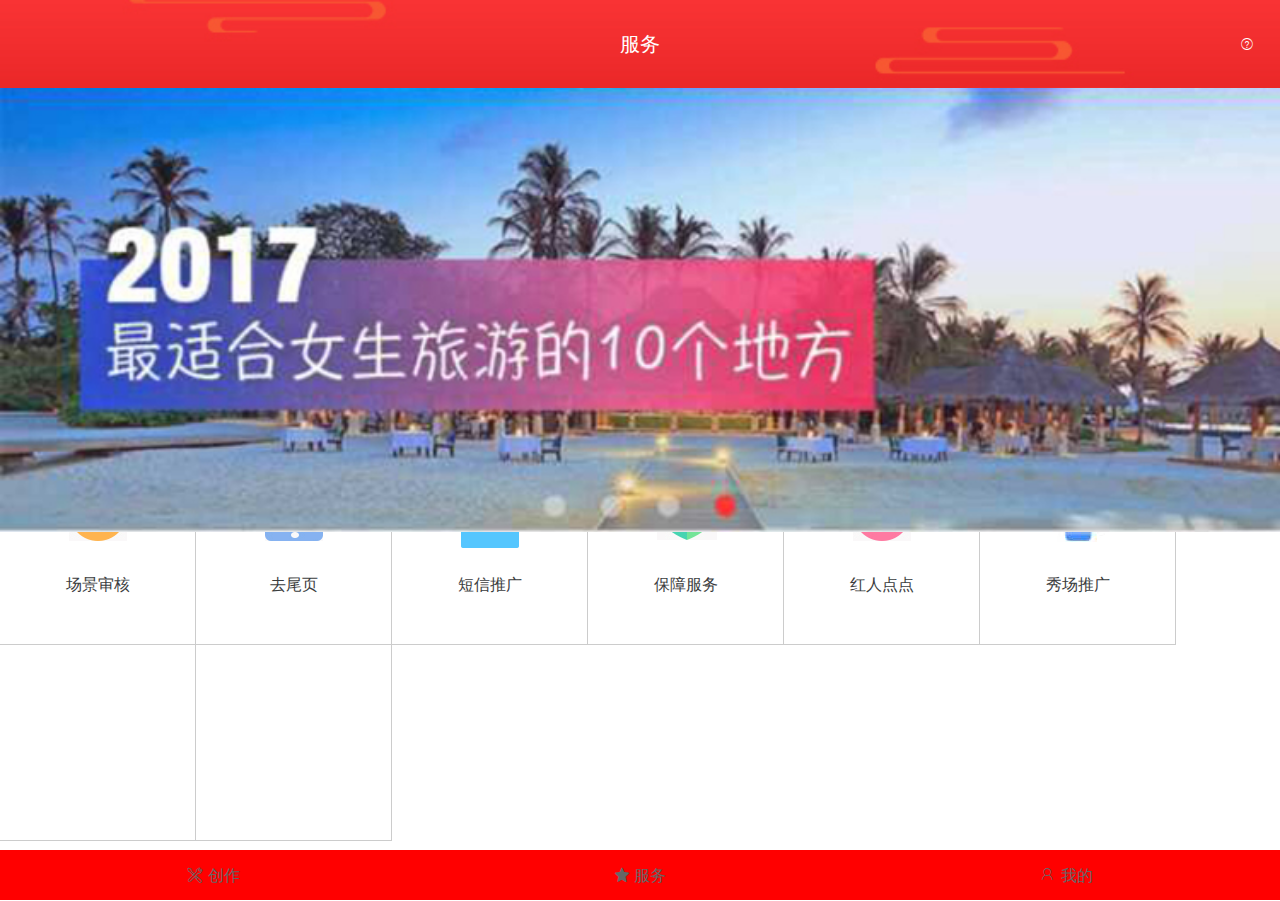
<file: index.html>
<!DOCTYPE html>
<html>
	<head>
		<meta charset="UTF-8">
		<title></title>
		<link rel="stylesheet" type='text/css' href="css/common.css" />
		<link rel="stylesheet" type='text/css' href="css/reset.css" />
		<link rel="stylesheet" type='text/css' href="css/style.css" />
		<link rel="stylesheet" type='text/css' href="css/swiper.min.css" />
		<link rel="stylesheet" type='text/css' href="font/iconfont.css" />
	</head>
	<body>
		<header class='header'>
			<span class='iconfont icon-wenhao'></span>
			<h3>服务</h3>
		</header>
		<section class='content'>
			<div class="banner">
				<div class='swiper-container'>
					<div class='swiper-wrapper'>
						<div class='swiper-slide'>
							<img src="images/banner_02.jpg" alt="" />
						</div>
						<div class='swiper-slide'>
							<img src="images/banner_02.jpg" alt="" />
						</div>
						<div class='swiper-slide'>
							<img src="images/banner_02.jpg" alt="" />
						</div>
					</div>
					<div class='swiper-scrollbar'></div>
				</div>
			</div>
			
			<div class='datalist'>
				<h4><span></span>我的服务</h4>
				<div class='list'>
					<dl>
						<dt><img src="images/logo_06.jpg"/></dt>
						<dd>场景审核</dd>
					</dl>
					<dl>
						<dt><img src="images/logo_08.jpg"/></dt>
						<dd>去尾页</dd>
					</dl>
					<dl>
						<dt><img src="images/logo_03.jpg"/></dt>
						<dd>短信推广</dd>
					</dl>
					<dl>
						<dt><img src="images/logo_11.jpg"/></dt>
						<dd>保障服务</dd>
					</dl>
					<dl>
						<dt><img src="images/logo_17.jpg"/></dt>
						<dd>红人点点</dd>
					</dl>
					<dl>
						<dt><img src="images/logo_19.jpg"/></dt>
						<dd>秀场推广</dd>
					</dl>
					<dl>
						
					</dl>
					<dl>
						
					</dl>
				</div>
			</div>
			
			<div class='datalist'>
				<h4><span></span>场景相关</h4>
				<div class='list'>
					<dl>
						<dt><img src="images/logo_23.jpg"/></dt>
						<dd>我的场景</dd>
					</dl>
					<dl>
						<dt><img src="images/logo_25.jpg"/></dt>
						<dd>子帐号场景</dd>
					</dl>
					<dl>
						<dt><img src="images/logo_28.jpg"/></dt>
						<dd>字体商城</dd>
					</dl>
					<dl>
						
					</dl>
				</div>
			</div>
		</section>
		<footer class='footer'>
			<ul>
				<li>
					<a href="javascript:;">
						<i class='iconfont icon-gongju'></i>
						<span>创作</span>
					</a>
				</li>
				<li>
					<a href="javascript:;">
						<i class='iconfont icon-star'></i>
						<span>服务</span>
					</a>
				</li>
				<li>
					<a href="javascript:;">
						<i class='iconfont icon-wode'></i>
						<span>我的</span>
					</a>
				</li>
			</ul>
		</footer>
	</body>
	<script type="text/javascript" src='js/swiper.min.js'></script>
	<script type="text/javascript">
		var swiper=new Swiper('.swiper-container',{
			autoplay:2000,
			scrollbar:'.swiper-scrollbar'
		});
	</script>
</html>
</file>
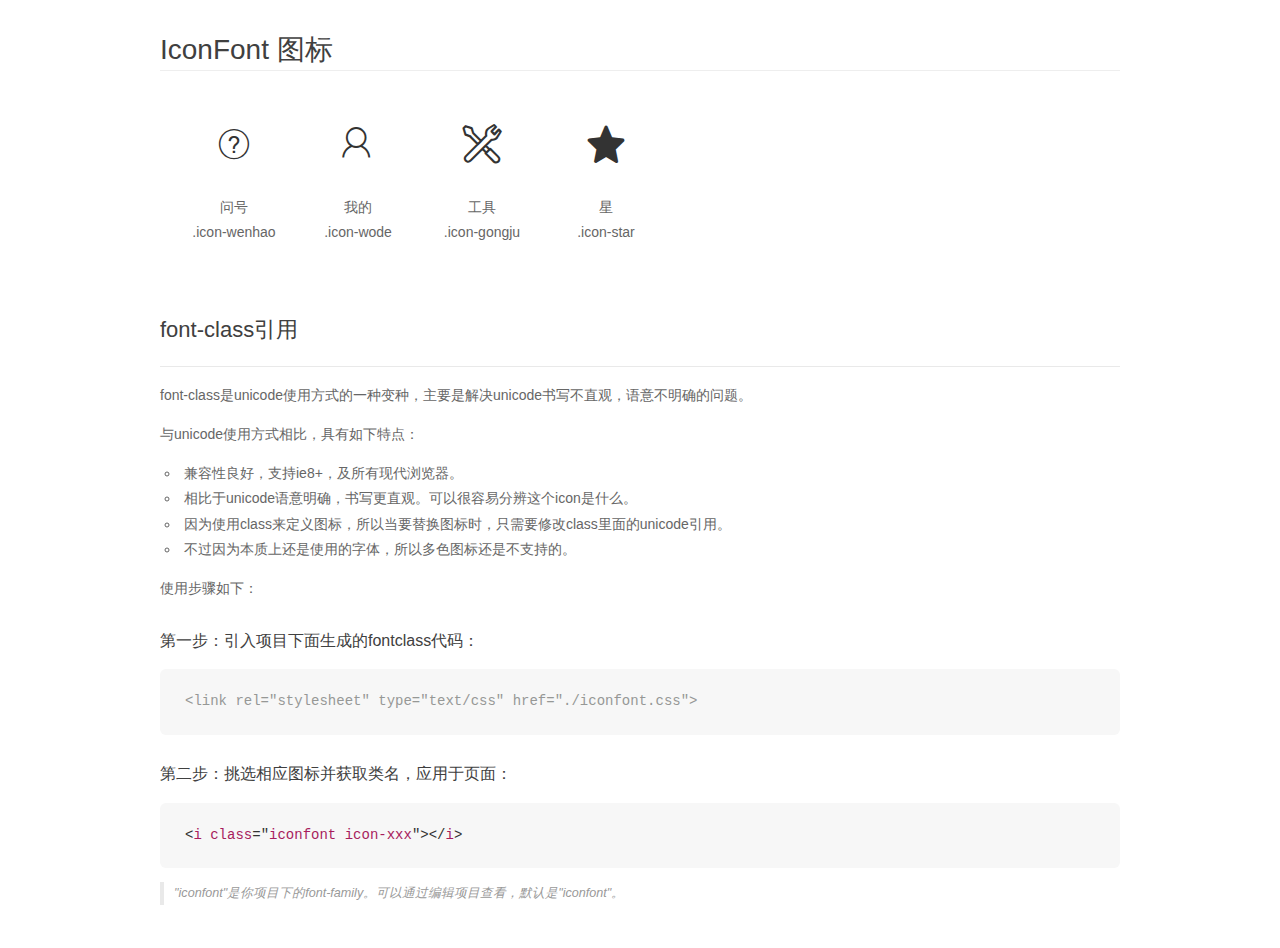
<file: font/demo_fontclass.html>
<!DOCTYPE html>
<html>
<head>
    <meta charset="utf-8"/>
    <title>IconFont</title>
    <link rel="stylesheet" href="demo.css">
    <link rel="stylesheet" href="iconfont.css">
</head>
<body>
    <div class="main markdown">
        <h1>IconFont 图标</h1>
        <ul class="icon_lists clear">
            
                <li>
                <i class="icon iconfont icon-wenhao"></i>
                    <div class="name">问号</div>
                    <div class="fontclass">.icon-wenhao</div>
                </li>
            
                <li>
                <i class="icon iconfont icon-wode"></i>
                    <div class="name">我的</div>
                    <div class="fontclass">.icon-wode</div>
                </li>
            
                <li>
                <i class="icon iconfont icon-gongju"></i>
                    <div class="name">工具</div>
                    <div class="fontclass">.icon-gongju</div>
                </li>
            
                <li>
                <i class="icon iconfont icon-star"></i>
                    <div class="name">星</div>
                    <div class="fontclass">.icon-star</div>
                </li>
            
        </ul>

        <h2 id="font-class-">font-class引用</h2>
        <hr>

        <p>font-class是unicode使用方式的一种变种，主要是解决unicode书写不直观，语意不明确的问题。</p>
        <p>与unicode使用方式相比，具有如下特点：</p>
        <ul>
        <li>兼容性良好，支持ie8+，及所有现代浏览器。</li>
        <li>相比于unicode语意明确，书写更直观。可以很容易分辨这个icon是什么。</li>
        <li>因为使用class来定义图标，所以当要替换图标时，只需要修改class里面的unicode引用。</li>
        <li>不过因为本质上还是使用的字体，所以多色图标还是不支持的。</li>
        </ul>
        <p>使用步骤如下：</p>
        <h3 id="-fontclass-">第一步：引入项目下面生成的fontclass代码：</h3>


        <pre><code class="lang-js hljs javascript"><span class="hljs-comment">&lt;link rel="stylesheet" type="text/css" href="./iconfont.css"&gt;</span></code></pre>
        <h3 id="-">第二步：挑选相应图标并获取类名，应用于页面：</h3>
        <pre><code class="lang-css hljs">&lt;<span class="hljs-selector-tag">i</span> <span class="hljs-selector-tag">class</span>="<span class="hljs-selector-tag">iconfont</span> <span class="hljs-selector-tag">icon-xxx</span>"&gt;&lt;/<span class="hljs-selector-tag">i</span>&gt;</code></pre>
        <blockquote>
        <p>"iconfont"是你项目下的font-family。可以通过编辑项目查看，默认是"iconfont"。</p>
        </blockquote>
    </div>
</body>
</html>
</file>
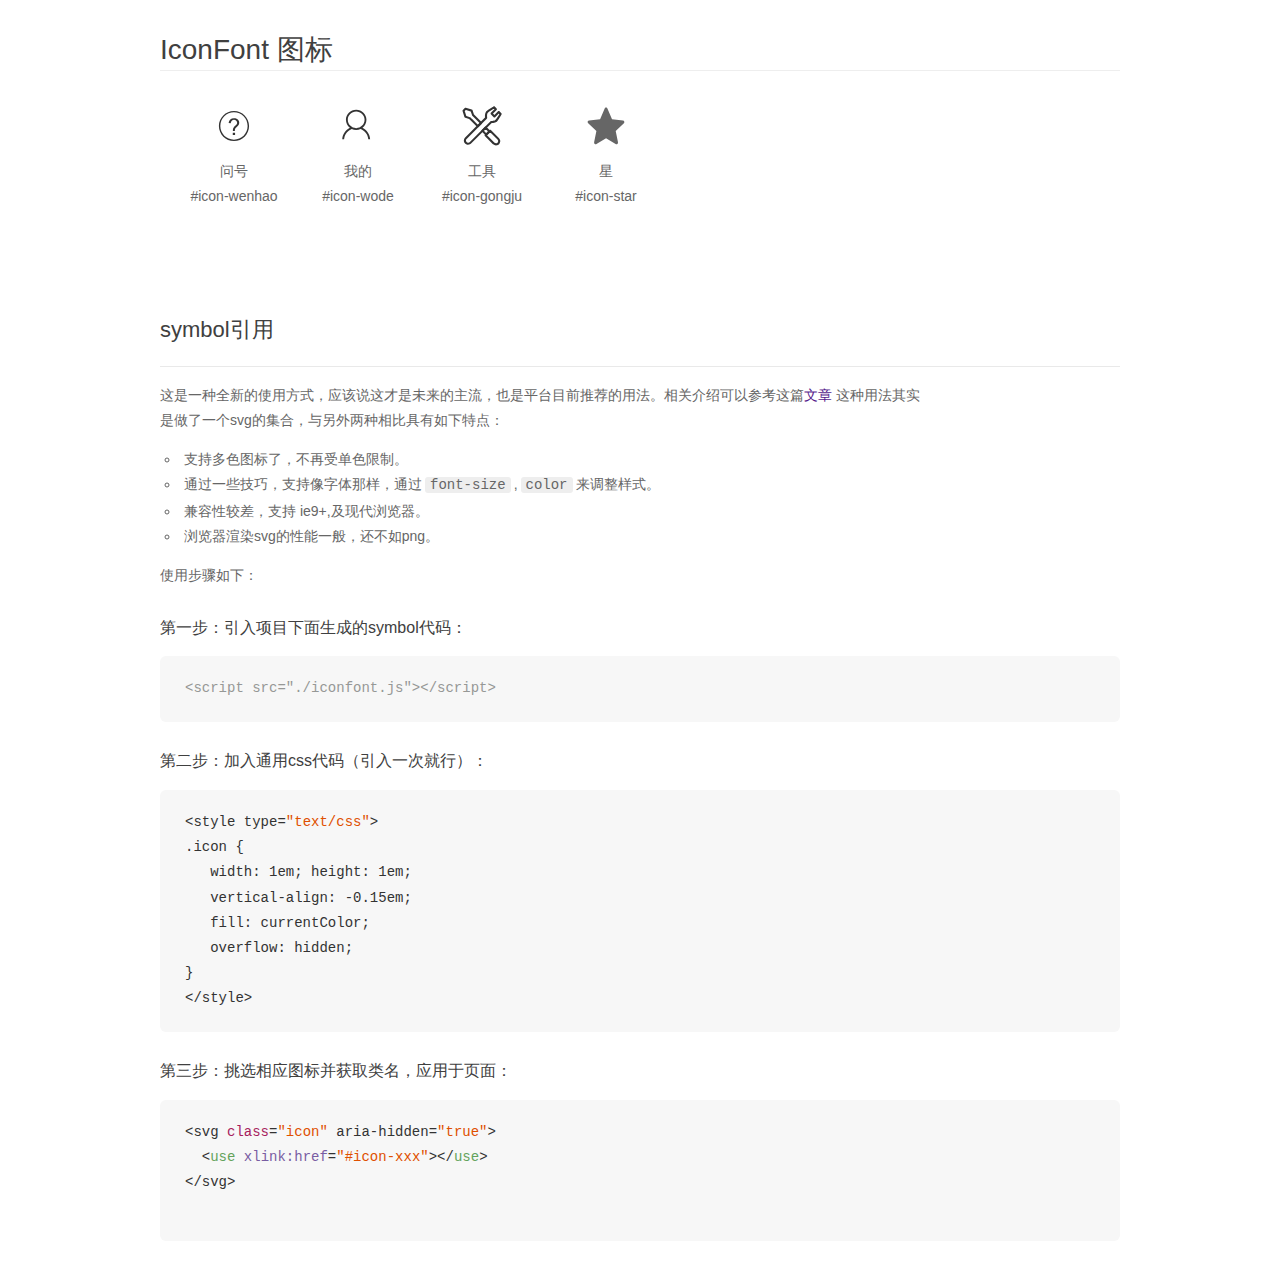
<file: font/demo_symbol.html>
<!DOCTYPE html>
<html>
<head>
    <meta charset="utf-8"/>
    <title>IconFont</title>
    <link rel="stylesheet" href="demo.css">
    <script src="iconfont.js"></script>

    <style type="text/css">
        .icon {
          /* 通过设置 font-size 来改变图标大小 */
          width: 1em; height: 1em;
          /* 图标和文字相邻时，垂直对齐 */
          vertical-align: -0.15em;
          /* 通过设置 color 来改变 SVG 的颜色/fill */
          fill: currentColor;
          /* path 和 stroke 溢出 viewBox 部分在 IE 下会显示
             normalize.css 中也包含这行 */
          overflow: hidden;
        }

    </style>
</head>
<body>
    <div class="main markdown">
        <h1>IconFont 图标</h1>
        <ul class="icon_lists clear">
            
                <li>
                    <svg class="icon" aria-hidden="true">
                        <use xlink:href="#icon-wenhao"></use>
                    </svg>
                    <div class="name">问号</div>
                    <div class="fontclass">#icon-wenhao</div>
                </li>
            
                <li>
                    <svg class="icon" aria-hidden="true">
                        <use xlink:href="#icon-wode"></use>
                    </svg>
                    <div class="name">我的</div>
                    <div class="fontclass">#icon-wode</div>
                </li>
            
                <li>
                    <svg class="icon" aria-hidden="true">
                        <use xlink:href="#icon-gongju"></use>
                    </svg>
                    <div class="name">工具</div>
                    <div class="fontclass">#icon-gongju</div>
                </li>
            
                <li>
                    <svg class="icon" aria-hidden="true">
                        <use xlink:href="#icon-star"></use>
                    </svg>
                    <div class="name">星</div>
                    <div class="fontclass">#icon-star</div>
                </li>
            
        </ul>


        <h2 id="symbol-">symbol引用</h2>
        <hr>

        <p>这是一种全新的使用方式，应该说这才是未来的主流，也是平台目前推荐的用法。相关介绍可以参考这篇<a href="">文章</a>
        这种用法其实是做了一个svg的集合，与另外两种相比具有如下特点：</p>
        <ul>
          <li>支持多色图标了，不再受单色限制。</li>
          <li>通过一些技巧，支持像字体那样，通过<code>font-size</code>,<code>color</code>来调整样式。</li>
          <li>兼容性较差，支持 ie9+,及现代浏览器。</li>
          <li>浏览器渲染svg的性能一般，还不如png。</li>
        </ul>
        <p>使用步骤如下：</p>
        <h3 id="-symbol-">第一步：引入项目下面生成的symbol代码：</h3>
        <pre><code class="lang-js hljs javascript"><span class="hljs-comment">&lt;script src="./iconfont.js"&gt;&lt;/script&gt;</span></code></pre>
        <h3 id="-css-">第二步：加入通用css代码（引入一次就行）：</h3>
        <pre><code class="lang-js hljs javascript">&lt;style type=<span class="hljs-string">"text/css"</span>&gt;
.icon {
   width: <span class="hljs-number">1</span>em; height: <span class="hljs-number">1</span>em;
   vertical-align: <span class="hljs-number">-0.15</span>em;
   fill: currentColor;
   overflow: hidden;
}
&lt;<span class="hljs-regexp">/style&gt;</span></code></pre>
        <h3 id="-">第三步：挑选相应图标并获取类名，应用于页面：</h3>
        <pre><code class="lang-js hljs javascript">&lt;svg <span class="hljs-class"><span class="hljs-keyword">class</span></span>=<span class="hljs-string">"icon"</span> aria-hidden=<span class="hljs-string">"true"</span>&gt;<span class="xml"><span class="hljs-tag">
  &lt;<span class="hljs-name">use</span> <span class="hljs-attr">xlink:href</span>=<span class="hljs-string">"#icon-xxx"</span>&gt;</span><span class="hljs-tag">&lt;/<span class="hljs-name">use</span>&gt;</span>
</span>&lt;<span class="hljs-regexp">/svg&gt;
        </span></code></pre>
    </div>
</body>
</html>
</file>
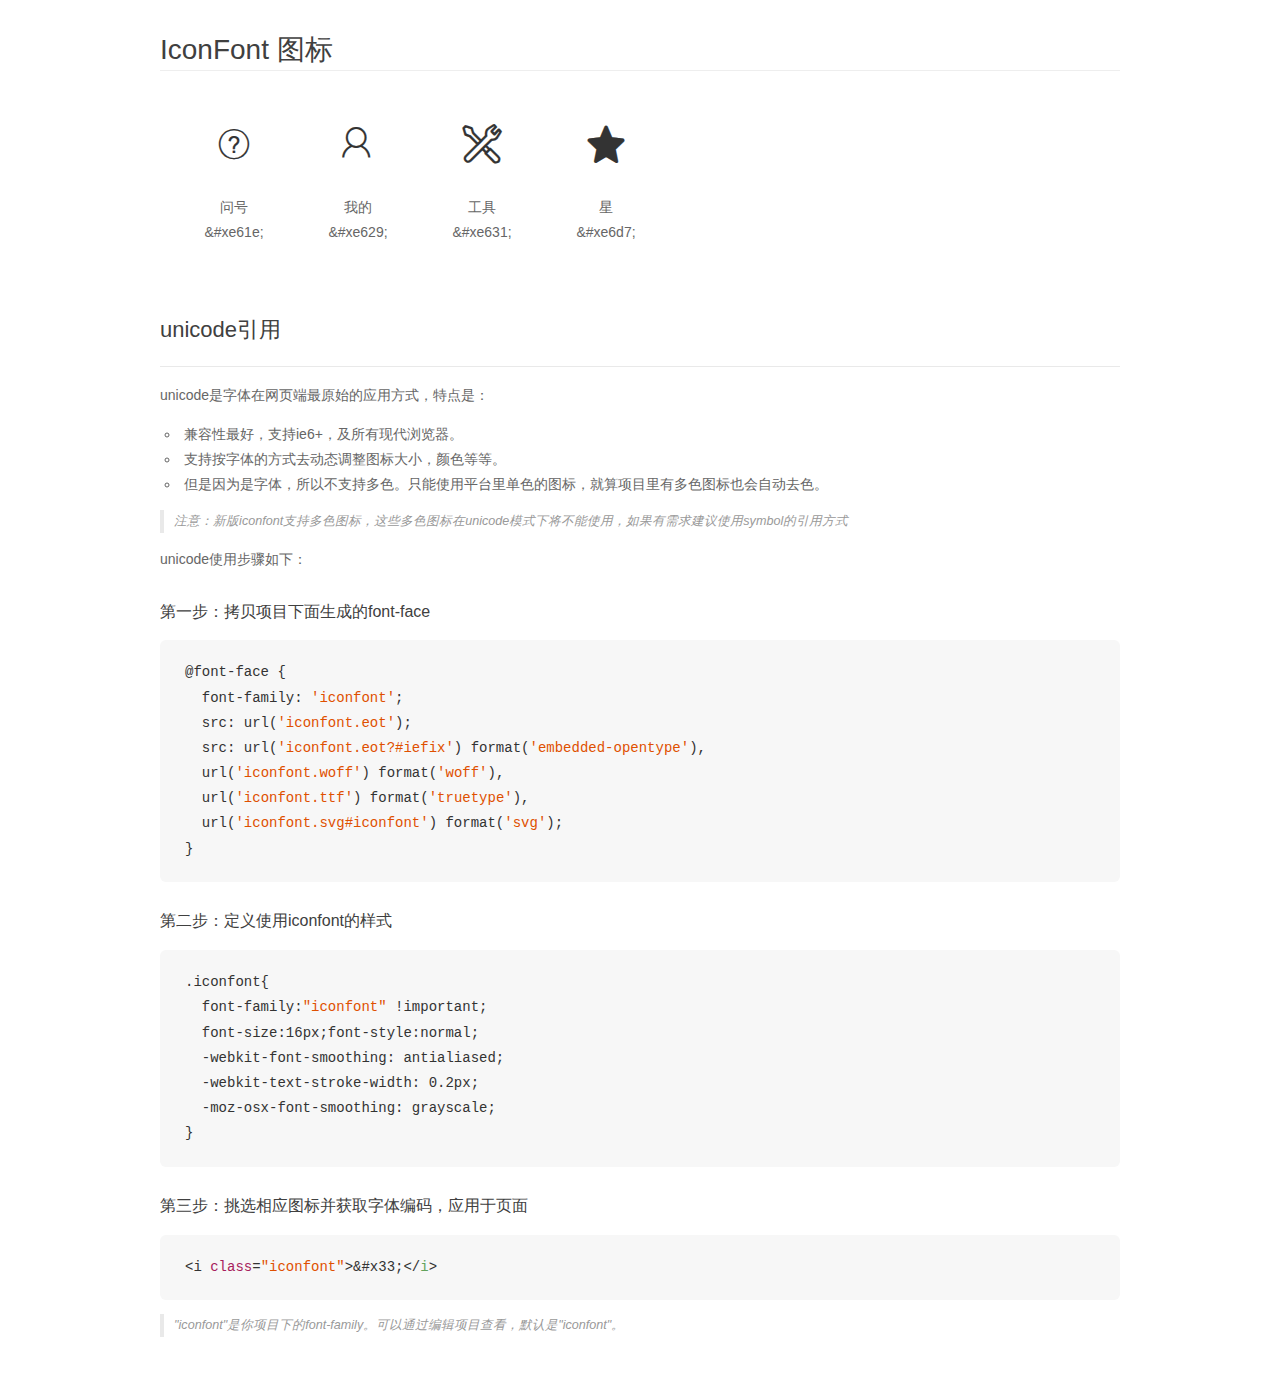
<file: font/demo_unicode.html>
<!DOCTYPE html>
<html>
<head>
    <meta charset="utf-8"/>
    <title>IconFont</title>
    <link rel="stylesheet" href="demo.css">

    <style type="text/css">

        @font-face {font-family: "iconfont";
          src: url('iconfont.eot'); /* IE9*/
          src: url('iconfont.eot#iefix') format('embedded-opentype'), /* IE6-IE8 */
          url('iconfont.woff') format('woff'), /* chrome, firefox */
          url('iconfont.ttf') format('truetype'), /* chrome, firefox, opera, Safari, Android, iOS 4.2+*/
          url('iconfont.svg#iconfont') format('svg'); /* iOS 4.1- */
        }

        .iconfont {
          font-family:"iconfont" !important;
          font-size:16px;
          font-style:normal;
          -webkit-font-smoothing: antialiased;
          -webkit-text-stroke-width: 0.2px;
          -moz-osx-font-smoothing: grayscale;
        }

    </style>
</head>
<body>
    <div class="main markdown">
        <h1>IconFont 图标</h1>
        <ul class="icon_lists clear">
            
                <li>
                <i class="icon iconfont">&#xe61e;</i>
                    <div class="name">问号</div>
                    <div class="code">&amp;#xe61e;</div>
                </li>
            
                <li>
                <i class="icon iconfont">&#xe629;</i>
                    <div class="name">我的</div>
                    <div class="code">&amp;#xe629;</div>
                </li>
            
                <li>
                <i class="icon iconfont">&#xe631;</i>
                    <div class="name">工具</div>
                    <div class="code">&amp;#xe631;</div>
                </li>
            
                <li>
                <i class="icon iconfont">&#xe6d7;</i>
                    <div class="name">星</div>
                    <div class="code">&amp;#xe6d7;</div>
                </li>
            
        </ul>
        <h2 id="unicode-">unicode引用</h2>
        <hr>

        <p>unicode是字体在网页端最原始的应用方式，特点是：</p>
        <ul>
        <li>兼容性最好，支持ie6+，及所有现代浏览器。</li>
        <li>支持按字体的方式去动态调整图标大小，颜色等等。</li>
        <li>但是因为是字体，所以不支持多色。只能使用平台里单色的图标，就算项目里有多色图标也会自动去色。</li>
        </ul>
        <blockquote>
        <p>注意：新版iconfont支持多色图标，这些多色图标在unicode模式下将不能使用，如果有需求建议使用symbol的引用方式</p>
        </blockquote>
        <p>unicode使用步骤如下：</p>
        <h3 id="-font-face">第一步：拷贝项目下面生成的font-face</h3>
        <pre><code class="lang-js hljs javascript">@font-face {
  font-family: <span class="hljs-string">'iconfont'</span>;
  src: url(<span class="hljs-string">'iconfont.eot'</span>);
  src: url(<span class="hljs-string">'iconfont.eot?#iefix'</span>) format(<span class="hljs-string">'embedded-opentype'</span>),
  url(<span class="hljs-string">'iconfont.woff'</span>) format(<span class="hljs-string">'woff'</span>),
  url(<span class="hljs-string">'iconfont.ttf'</span>) format(<span class="hljs-string">'truetype'</span>),
  url(<span class="hljs-string">'iconfont.svg#iconfont'</span>) format(<span class="hljs-string">'svg'</span>);
}
</code></pre>
        <h3 id="-iconfont-">第二步：定义使用iconfont的样式</h3>
        <pre><code class="lang-js hljs javascript">.iconfont{
  font-family:<span class="hljs-string">"iconfont"</span> !important;
  font-size:<span class="hljs-number">16</span>px;font-style:normal;
  -webkit-font-smoothing: antialiased;
  -webkit-text-stroke-width: <span class="hljs-number">0.2</span>px;
  -moz-osx-font-smoothing: grayscale;
}
</code></pre>
        <h3 id="-">第三步：挑选相应图标并获取字体编码，应用于页面</h3>
        <pre><code class="lang-js hljs javascript">&lt;i <span class="hljs-class"><span class="hljs-keyword">class</span></span>=<span class="hljs-string">"iconfont"</span>&gt;&amp;#x33;<span class="xml"><span class="hljs-tag">&lt;/<span class="hljs-name">i</span>&gt;</span></span></code></pre>

        <blockquote>
        <p>"iconfont"是你项目下的font-family。可以通过编辑项目查看，默认是"iconfont"。</p>
        </blockquote>
    </div>


</body>
</html>
</file>
<file: css/common.css>
/*
* @description:Common usage Styles
* @author:HaoNan
* @update:HaoNan (2015-08-1 8:30)
*/
@-webkit-viewport {
    width: device-width;
}

@-moz-viewport {
    width: device-width;
}

@-ms-viewport {
    width: device-width;
}

@-o-viewport {
    width: device-width;
}

@viewport {
    width: device-width;
}

body {
    font-family: "Microsoft Yahei", Helvetica, Arial, sans-serif;
    color: #3b3d3e;
}

a {
    color: #666;
}

a:hover, a:focus {
    color: #666;
    text-decoration: none;
}

.block {
    display: block;
}

.float-left {
    float: left;
}

.float-right {
    float: right;
}

.float-none {
    float: none;
}

.margin-center {
    margin-left: auto;
    margin-right: auto;
    display: table;
    width: auto;
}

.text-justify {
    text-align: justify;
}

.text-underline {
    text-decoration: underline;
}

.text-top {
    vertical-align: top;
}

.text-middle {
    vertical-align: middle;
}

.text-bottom {
    vertical-align: bottom;
}

.text-nobr {
    white-space: nowrap;
    overflow: hidden;
    text-overflow: ellipsis;
}

.text-nowrap {
    display: -webkit-box;
    overflow: hidden;
    text-overflow: ellipsis;
    -webkit-box-orient: vertical;
    -webkit-line-clamp: 2;
}

.f0 {
    font-size: 0;
}

.f9 {
    font-size: .09rem;
}

.f10 {
    font-size: .1rem;
}

.f12 {
    font-size: .12rem;
}

.f14 {
    font-size: .14rem;
}

.f16 {
    font-size: .16rem;
}

.f18 {
    font-size: .18rem;
}

.f20 {
    font-size: .2rem;
}

.f24 {
    font-size: .24rem;
}

.f26 {
    font-size: .26rem;
}

.f32 {
    font-size: .32rem;
}

.f36 {
    font-size: .36rem;
}

.pos-relative {
    position: relative;
}

.pos-absolute {
    position: absolute;
}

.pos-static {
    position: static;
}

.text-dark {
    color: #000;
}

.text-light-dark {
    color: #666;
}

.text-jet-dark {
    color: #333;
}

.text-white, a.text-white {
    color: #fff;
}

.text-red, a.text-red {
    color: #ff4136;
}

.text-light-red, a.text-light-red {
    color: #f74d4d;
}

.text-blue, a.text-blue {
    color: #006666;
}

.text-highlight-blue, a.text-highlight-blue {
    color: #5badab;
}

.text-high-blue, a.text-high-blue {
    color: #4c6aae;
}

a.text-light-blue, .text-light-blue {
    color: #89afc3;
}

.text-orange, a.text-orange {
    color: #fa8100;
}

.text-dark-orange {
    color: #ff7200;
}

.text-gray, a.text-gray {
    color: #454545;
}

.text-light-gray {
    color: #a3a3a3;
}

.txt-idt1 {
    text-indent: 1rem;
}

.txt-idt2 {
    text-indent: 2rem;
}

.n {
    font-weight: normal;
    font-style: normal;
}

.b {
    font-weight: bold;
}

.i {
    font-style: italic;
}

.wf {
    width: 100%;
}

.hf {
    height: 100%;
}

.nowrap {
    white-space: nowrap;
}

.bk {
    word-wrap: break-word;
}

.rel {
    position: relative;
}

.abs {
    position: absolute;
}

.bg-navy {
    background-color: #001f3f;
}

.bg-blue {
    background-color: #0074d9;
}

.bg-aqua {
    background-color: #7fdbff;
}

.bg-teal {
    background-color: #39cccc;
}

.bg-olive {
    background-color: #3d9970;
}

.bg-green {
    background-color: #2ecc40;
}

.bg-lime {
    background-color: #01ff70;
}

.bg-yellow {
    background-color: #ffdc00;
}

.bg-orange {
    background-color: #ff851b;
}

.bg-red {
    background-color: #ff4136;
}

.bg-fuchsia {
    background-color: #f012be;
}

.bg-purple {
    background-color: #b10dc9;
}

.bg-maroon {
    background-color: #85144b;
}

.bg-white {
    background-color: #ffffff;
}

.bg-gray {
    background-color: #aaaaaa;
}

.bg-light-gray {
    background-color: #f0efed;
}

.bg-silver {
    background-color: #dddddd;
}

.bg-black {
    background-color: #111111;
}

.bg-white {
    background-color: #fff;
}

.bg-none {
    background-image: none !important;
}

.bgfb {
    background-color: #fbfbfb;
}

.bgf5 {
    background-color: #f5f5f5;
}

.bgf0 {
    background-color: #f0f0f0;
}

.bgeb {
    background-color: #ebebeb;
}

.bge0 {
    background-color: #e0e0e0;
}

.bd1 {
    border: 1px solid #ddd;
}

.bd2 {
    border: 2px solid #ddd;
}

.bd3 {
    border: 3px solid #ddd;
}

.bd0 {
    border-width: 0;
}

.bdl0 {
    border-left: 0 !important;
}

.bdt1 {
    border-top: 1px solid #ccc;
}

.bdr1 {
    border-right: 1px solid #ccc;
}

.bdl1 {
    border-left: 1px solid #ccc;
}

.bdb1 {
    border-bottom: 1px solid #eee;
}

.ml0 {
    margin-left: 0;
}

.mr0 {
    margin-right: 0;
}

.mt0 {
    margin-top: 0;
}

.mb0 {
    margin-bottom: 0;
}

.pl0 {
    padding-left: 0;
}

.pr0 {
    padding-right: 0;
}

.pt0 {
    padding-top: 0;
}

.pb0 {
    padding-bottom: 0;
}

.mlf3 {
    margin-left: -3px;
}

.mlf5 {
    margin-left: -5px;
}

.mlf10 {
    margin-left: -10px;
}

.mrf15 {
    margin-right: -15px;
}

.mlrf15 {
    margin-left: -15px !important;
    margin-right: -15px !important;
}

.mtf3 {
    margin-top: -3px;
}

.mtf5 {
    margin-top: -5px;
}

.mtf10 {
    margin-top: -10px;
}

.mtf15 {
    margin-top: -15px;
}

.mt3 {
    margin-top: 3px;
}

.mt5 {
    margin-top: 5px;
}

.mt10 {
    margin-top: 10px;
}

.mt15 {
    margin-top: 15px;
}

.mt20 {
    margin-top: 20px;
}

.mt25 {
    margin-top: 25px;
}

.mt30 {
    margin-top: 30px;
}

.mt35 {
    margin-top: 35px;
}

.mt50 {
    margin-top: 50px;
}

.mb3 {
    margin-bottom: 3px;
}

.mb5 {
    margin-bottom: 5px;
}

.mb10 {
    margin-bottom: 10px;
}

.mb15 {
    margin-bottom: 15px;
}

.mb20 {
    margin-bottom: 20px;
}

.ml3 {
    margin-left: 3px;
}

.ml5 {
    margin-left: 5px;
}

.ml10 {
    margin-left: 10px;
}

.ml15 {
    margin-left: 15px;
}

.ml20 {
    margin-left: 20px;
}

.mr3 {
    margin-right: 3px;
}

.mr5 {
    margin-right: 5px;
}

.mr10 {
    margin-right: 10px;
}

.mr15 {
    margin-right: 15px;
}

.mr20 {
    margin-right: 20px;
}

.mr30 {
    margin-right: 30px;
}

.mr50 {
    margin-right: 50px;
}

.mlr1 {
    margin-left: 1px;
    margin-right: 1px;
}

.mlr3 {
    margin-left: 3px;
    margin-right: 3px;
}

.mlr5 {
    margin-left: 5px;
    margin-right: 5px;
}

.mlr10 {
    margin-left: 10px;
    margin-right: 10px;
}

.p1 {
    padding: 1px;
}

.p3 {
    padding: 3px;
}

.p5 {
    padding: 5px;
}

.p10 {
    padding: 10px;
}

.pt3 {
    padding-top: 3px;
}

.pt5 {
    padding-top: 5px;
}

.pt10 {
    padding-top: 10px;
}

.pt15 {
    padding-top: 15px;
}

.pt20 {
    padding-top: 20px;
}

.pt30 {
    padding-top: 30px;
}

.pt50 {
    padding-top: 50px;
}

.pb3 {
    padding-bottom: 3px;
}

.pb5 {
    padding-bottom: 5px;
}

.pb10 {
    padding-bottom: 10px;
}

.pb15 {
    padding-bottom: 15px;
}

.pb20 {
    padding-bottom: 20px;
}

.pb30 {
    padding-bottom: 30px;
}

.pb50 {
    padding-bottom: 50px;
}

.pl3 {
    padding-left: 3px;
}

.pl5 {
    padding-left: 5px;
}

.pl10 {
    padding-left: 10px !important;
}

.pl15 {
    padding-left: 15px;
}

.pl20 {
    padding-left: 20px;
}

.pl25 {
    padding-left: 25px;
}

.pl30 {
    padding-left: 30px;
}

.pr3 {
    padding-right: 3px;
}

.pr5 {
    padding-right: 5px;
}

.pr10 {
    padding-right: 10px !important;
}

.pr15 {
    padding-right: 15px;
}

.pr20 {
    padding-right: 20px;
}

.pr30 {
    padding-right: 30px;
}

.pr50 {
    padding-right: 50px;
}

.swiper-pagination-bullet-active {
    background-color: #666;
}

/*# sourcremappingURL=common.css.map */
</file>
<file: css/style.css>
body {
  position: absolute;
  width: 100%;
  top: 0;
  bottom: 0;
  display: -webkit-flex;
  -webkit-flex-direction: column;
  font-size: .16rem; }

.header {
  height: .88rem;
  line-height: .88rem;
  background: url(../images/bg_02.jpg) no-repeat;
  background-size: 100%;
  color: #fff;
  position: relative; }
  .header h3 {
    text-align: center;
    font-weight: normal;
    font-size: .2rem; }
  .header span {
    position: absolute;
    right: 0;
    width: 16px;
    height: 16px;
    color: #fff;
    right: .25rem; }

.content {
  overflow-y: scroll;
  -webkit-flex: 1; }
  .content .banner {
    width: 100%;
    height: 2.6rem; }
    .content .banner img {
      width: 100%;
      height: 100%; }
  .content .datalist {
    height: 4.6rem;
    margin-top: .2rem; }
    .content .datalist h4 {
      height: .8rem;
      line-height: .8rem;
      position: relative;
      padding-left: .3rem; }
      .content .datalist h4 span {
        width: 5px;
        height: .14rem;
        background: red;
        position: absolute;
        top: .32rem;
        left: .2rem; }
    .content .datalist .list {
      height: 3.7rem;
      border-top: 1px solid #ccc; }
      .content .datalist .list dl {
        width: 1.95rem;
        height: 1.95rem;
        border-right: 1px solid #ccc;
        border-bottom: 1px solid #ccc;
        float: left; }
        .content .datalist .list dl dt {
          width: .58rem;
          height: .58rem;
          margin: .34rem auto; }
        .content .datalist .list dl dd {
          text-align: center; }

.footer {
  height: .5rem;
  background: red; }
  .footer ul {
    display: -webkit-flex; }
    .footer ul li {
      -webkit-flex: 1;
      text-align: center;
      line-height: .5rem; }

/*# sourceMappingURL=style.css.map */
</file>
<file: font/iconfont.css>
@font-face {font-family: "iconfont";
  src: url('iconfont.eot?t=1499648928845'); /* IE9*/
  src: url('iconfont.eot?t=1499648928845#iefix') format('embedded-opentype'), /* IE6-IE8 */
  url('iconfont.woff?t=1499648928845') format('woff'), /* chrome, firefox */
  url('iconfont.ttf?t=1499648928845') format('truetype'), /* chrome, firefox, opera, Safari, Android, iOS 4.2+*/
  url('iconfont.svg?t=1499648928845#iconfont') format('svg'); /* iOS 4.1- */
}

.iconfont {
  font-family:"iconfont" !important;
  font-size:16px;
  font-style:normal;
  -webkit-font-smoothing: antialiased;
  -moz-osx-font-smoothing: grayscale;
}

.icon-wenhao:before { content: "\e61e"; }

.icon-wode:before { content: "\e629"; }

.icon-gongju:before { content: "\e631"; }

.icon-star:before { content: "\e6d7"; }
</file>
<file: font/demo.css>
*{margin: 0;padding: 0;list-style: none;}
/*
KISSY CSS Reset
理念：1. reset 的目的不是清除浏览器的默认样式，这仅是部分工作。清除和重置是紧密不可分的。
2. reset 的目的不是让默认样式在所有浏览器下一致，而是减少默认样式有可能带来的问题。
3. reset 期望提供一套普适通用的基础样式。但没有银弹，推荐根据具体需求，裁剪和修改后再使用。
特色：1. 适应中文；2. 基于最新主流浏览器。
维护：玉伯<lifesinger@gmail.com>, 正淳<ragecarrier@gmail.com>
 */

/** 清除内外边距 **/
body, h1, h2, h3, h4, h5, h6, hr, p, blockquote, /* structural elements 结构元素 */
dl, dt, dd, ul, ol, li, /* list elements 列表元素 */
pre, /* text formatting elements 文本格式元素 */
form, fieldset, legend, button, input, textarea, /* form elements 表单元素 */
th, td /* table elements 表格元素 */ {
  margin: 0;
  padding: 0;
}

/** 设置默认字体 **/
body,
button, input, select, textarea /* for ie */ {
  font: 12px/1.5 tahoma, arial, \5b8b\4f53, sans-serif;
}
h1, h2, h3, h4, h5, h6 { font-size: 100%; }
address, cite, dfn, em, var { font-style: normal; } /* 将斜体扶正 */
code, kbd, pre, samp { font-family: courier new, courier, monospace; } /* 统一等宽字体 */
small { font-size: 12px; } /* 小于 12px 的中文很难阅读，让 small 正常化 */

/** 重置列表元素 **/
ul, ol { list-style: none; }

/** 重置文本格式元素 **/
a { text-decoration: none; }
a:hover { text-decoration: underline; }


/** 重置表单元素 **/
legend { color: #000; } /* for ie6 */
fieldset, img { border: 0; } /* img 搭车：让链接里的 img 无边框 */
button, input, select, textarea { font-size: 100%; } /* 使得表单元素在 ie 下能继承字体大小 */
/* 注：optgroup 无法扶正 */

/** 重置表格元素 **/
table { border-collapse: collapse; border-spacing: 0; }

/* 清除浮动 */
.ks-clear:after, .clear:after {
  content: '\20';
  display: block;
  height: 0;
  clear: both;
}
.ks-clear, .clear {
  *zoom: 1;
}

.main {
  padding: 30px 100px;
width: 960px;
margin: 0 auto;
}
.main h1{font-size:36px; color:#333; text-align:left;margin-bottom:30px; border-bottom: 1px solid #eee;}

.helps{margin-top:40px;}
.helps pre{
  padding:20px;
  margin:10px 0;
  border:solid 1px #e7e1cd;
  background-color: #fffdef;
  overflow: auto;
}

.icon_lists{
  width: 100% !important;

}

.icon_lists li{
  float:left;
  width: 100px;
  height:180px;
  text-align: center;
  list-style: none !important;
}
.icon_lists .icon{
  font-size: 42px;
  line-height: 100px;
  margin: 10px 0;
  color:#333;
  -webkit-transition: font-size 0.25s ease-out 0s;
  -moz-transition: font-size 0.25s ease-out 0s;
  transition: font-size 0.25s ease-out 0s;

}
.icon_lists .icon:hover{
  font-size: 100px;
}



.markdown {
  color: #666;
  font-size: 14px;
  line-height: 1.8;
}

.highlight {
  line-height: 1.5;
}

.markdown img {
  vertical-align: middle;
  max-width: 100%;
}

.markdown h1 {
  color: #404040;
  font-weight: 500;
  line-height: 40px;
  margin-bottom: 24px;
}

.markdown h2,
.markdown h3,
.markdown h4,
.markdown h5,
.markdown h6 {
  color: #404040;
  margin: 1.6em 0 0.6em 0;
  font-weight: 500;
  clear: both;
}

.markdown h1 {
  font-size: 28px;
}

.markdown h2 {
  font-size: 22px;
}

.markdown h3 {
  font-size: 16px;
}

.markdown h4 {
  font-size: 14px;
}

.markdown h5 {
  font-size: 12px;
}

.markdown h6 {
  font-size: 12px;
}

.markdown hr {
  height: 1px;
  border: 0;
  background: #e9e9e9;
  margin: 16px 0;
  clear: both;
}

.markdown p,
.markdown pre {
  margin: 1em 0;
}

.markdown > p,
.markdown > blockquote,
.markdown > .highlight,
.markdown > ol,
.markdown > ul {
  width: 80%;
}

.markdown ul > li {
  list-style: circle;
}

.markdown > ul li,
.markdown blockquote ul > li {
  margin-left: 20px;
  padding-left: 4px;
}

.markdown > ul li p,
.markdown > ol li p {
  margin: 0.6em 0;
}

.markdown ol > li {
  list-style: decimal;
}

.markdown > ol li,
.markdown blockquote ol > li {
  margin-left: 20px;
  padding-left: 4px;
}

.markdown code {
  margin: 0 3px;
  padding: 0 5px;
  background: #eee;
  border-radius: 3px;
}

.markdown pre {
  border-radius: 6px;
  background: #f7f7f7;
  padding: 20px;
}

.markdown pre code {
  border: none;
  background: #f7f7f7;
  margin: 0;
}

.markdown strong,
.markdown b {
  font-weight: 600;
}

.markdown > table {
  border-collapse: collapse;
  border-spacing: 0px;
  empty-cells: show;
  border: 1px solid #e9e9e9;
  width: 95%;
  margin-bottom: 24px;
}

.markdown > table th {
  white-space: nowrap;
  color: #333;
  font-weight: 600;

}

.markdown > table th,
.markdown > table td {
  border: 1px solid #e9e9e9;
  padding: 8px 16px;
  text-align: left;
}

.markdown > table th {
  background: #F7F7F7;
}

.markdown blockquote {
  font-size: 90%;
  color: #999;
  border-left: 4px solid #e9e9e9;
  padding-left: 0.8em;
  margin: 1em 0;
  font-style: italic;
}

.markdown blockquote p {
  margin: 0;
}

.markdown .anchor {
  opacity: 0;
  transition: opacity 0.3s ease;
  margin-left: 8px;
}

.markdown .waiting {
  color: #ccc;
}

.markdown h1:hover .anchor,
.markdown h2:hover .anchor,
.markdown h3:hover .anchor,
.markdown h4:hover .anchor,
.markdown h5:hover .anchor,
.markdown h6:hover .anchor {
  opacity: 1;
  display: inline-block;
}

.markdown > br,
.markdown > p > br {
  clear: both;
}


.hljs {
  display: block;
  background: white;
  padding: 0.5em;
  color: #333333;
  overflow-x: auto;
}

.hljs-comment,
.hljs-meta {
  color: #969896;
}

.hljs-string,
.hljs-variable,
.hljs-template-variable,
.hljs-strong,
.hljs-emphasis,
.hljs-quote {
  color: #df5000;
}

.hljs-keyword,
.hljs-selector-tag,
.hljs-type {
  color: #a71d5d;
}

.hljs-literal,
.hljs-symbol,
.hljs-bullet,
.hljs-attribute {
  color: #0086b3;
}

.hljs-section,
.hljs-name {
  color: #63a35c;
}

.hljs-tag {
  color: #333333;
}

.hljs-title,
.hljs-attr,
.hljs-selector-id,
.hljs-selector-class,
.hljs-selector-attr,
.hljs-selector-pseudo {
  color: #795da3;
}

.hljs-addition {
  color: #55a532;
  background-color: #eaffea;
}

.hljs-deletion {
  color: #bd2c00;
  background-color: #ffecec;
}

.hljs-link {
  text-decoration: underline;
}

pre{
  background: #fff;
}
</file>
